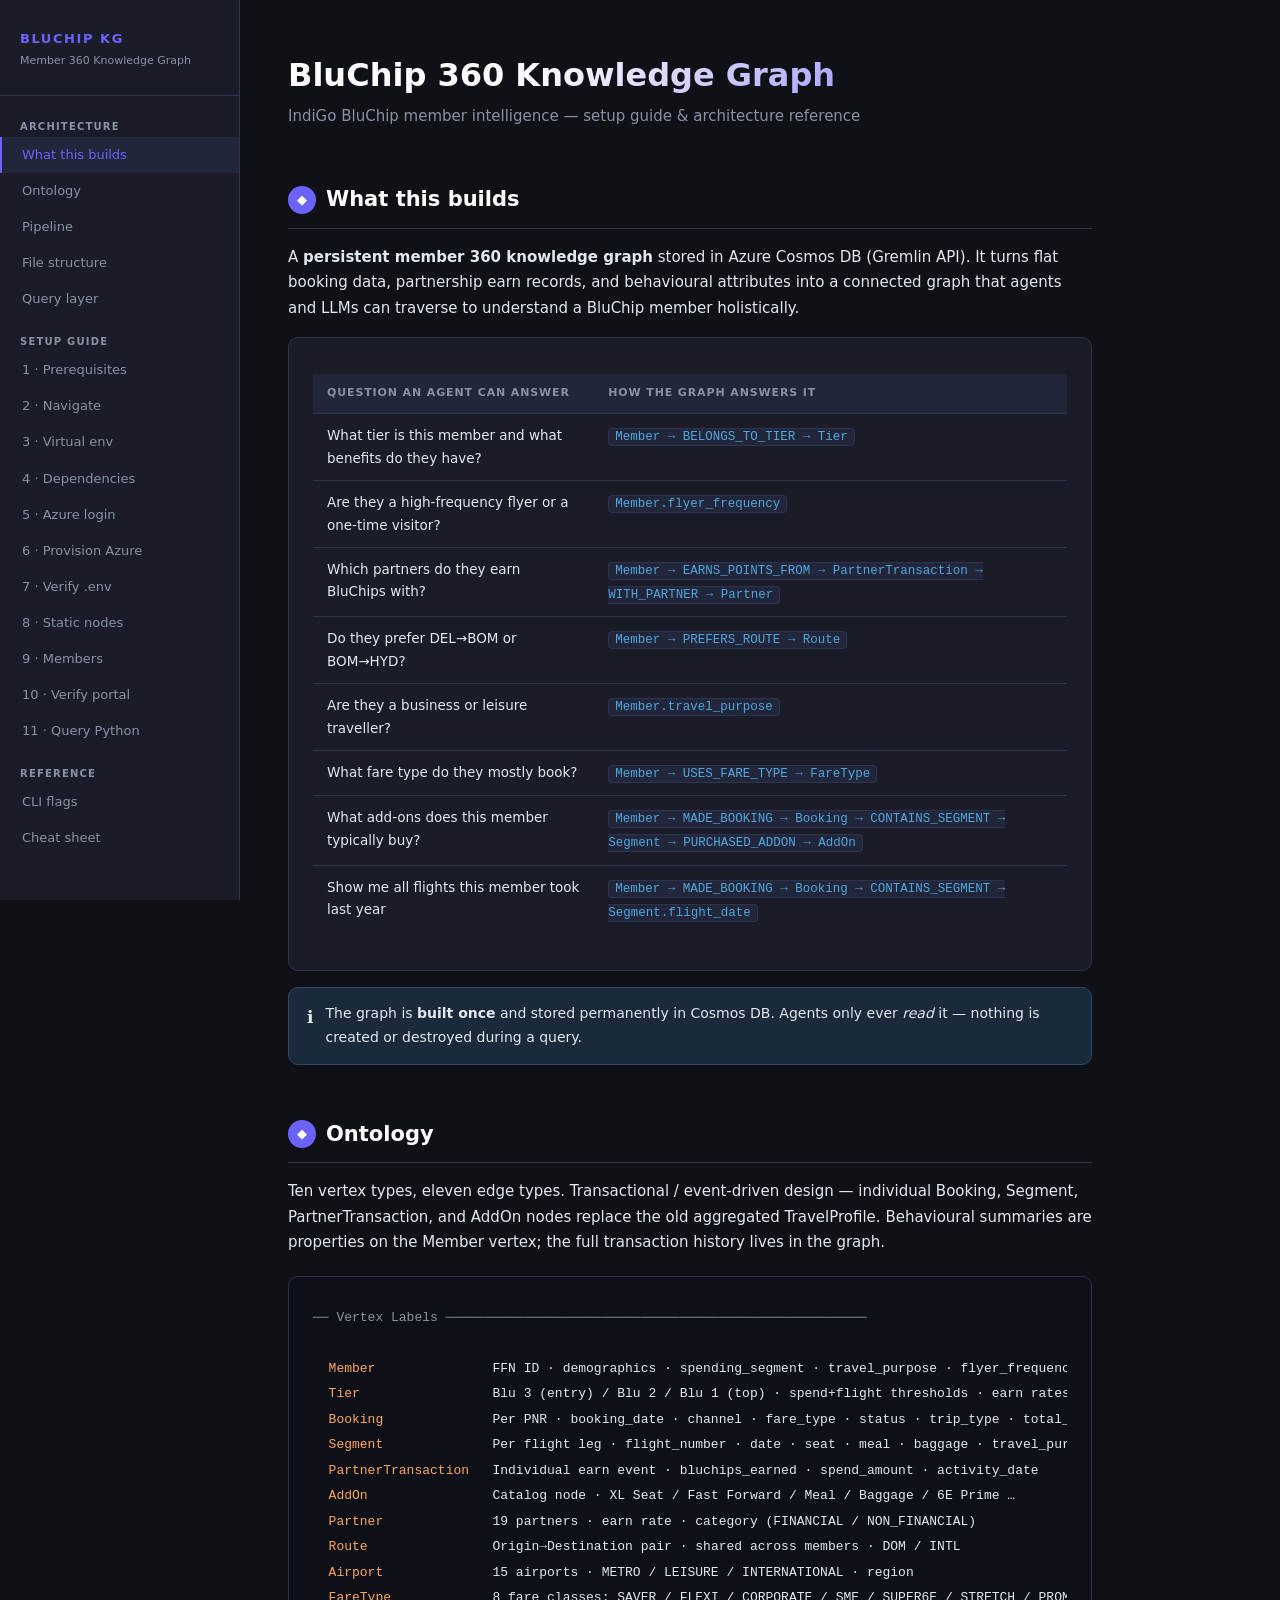
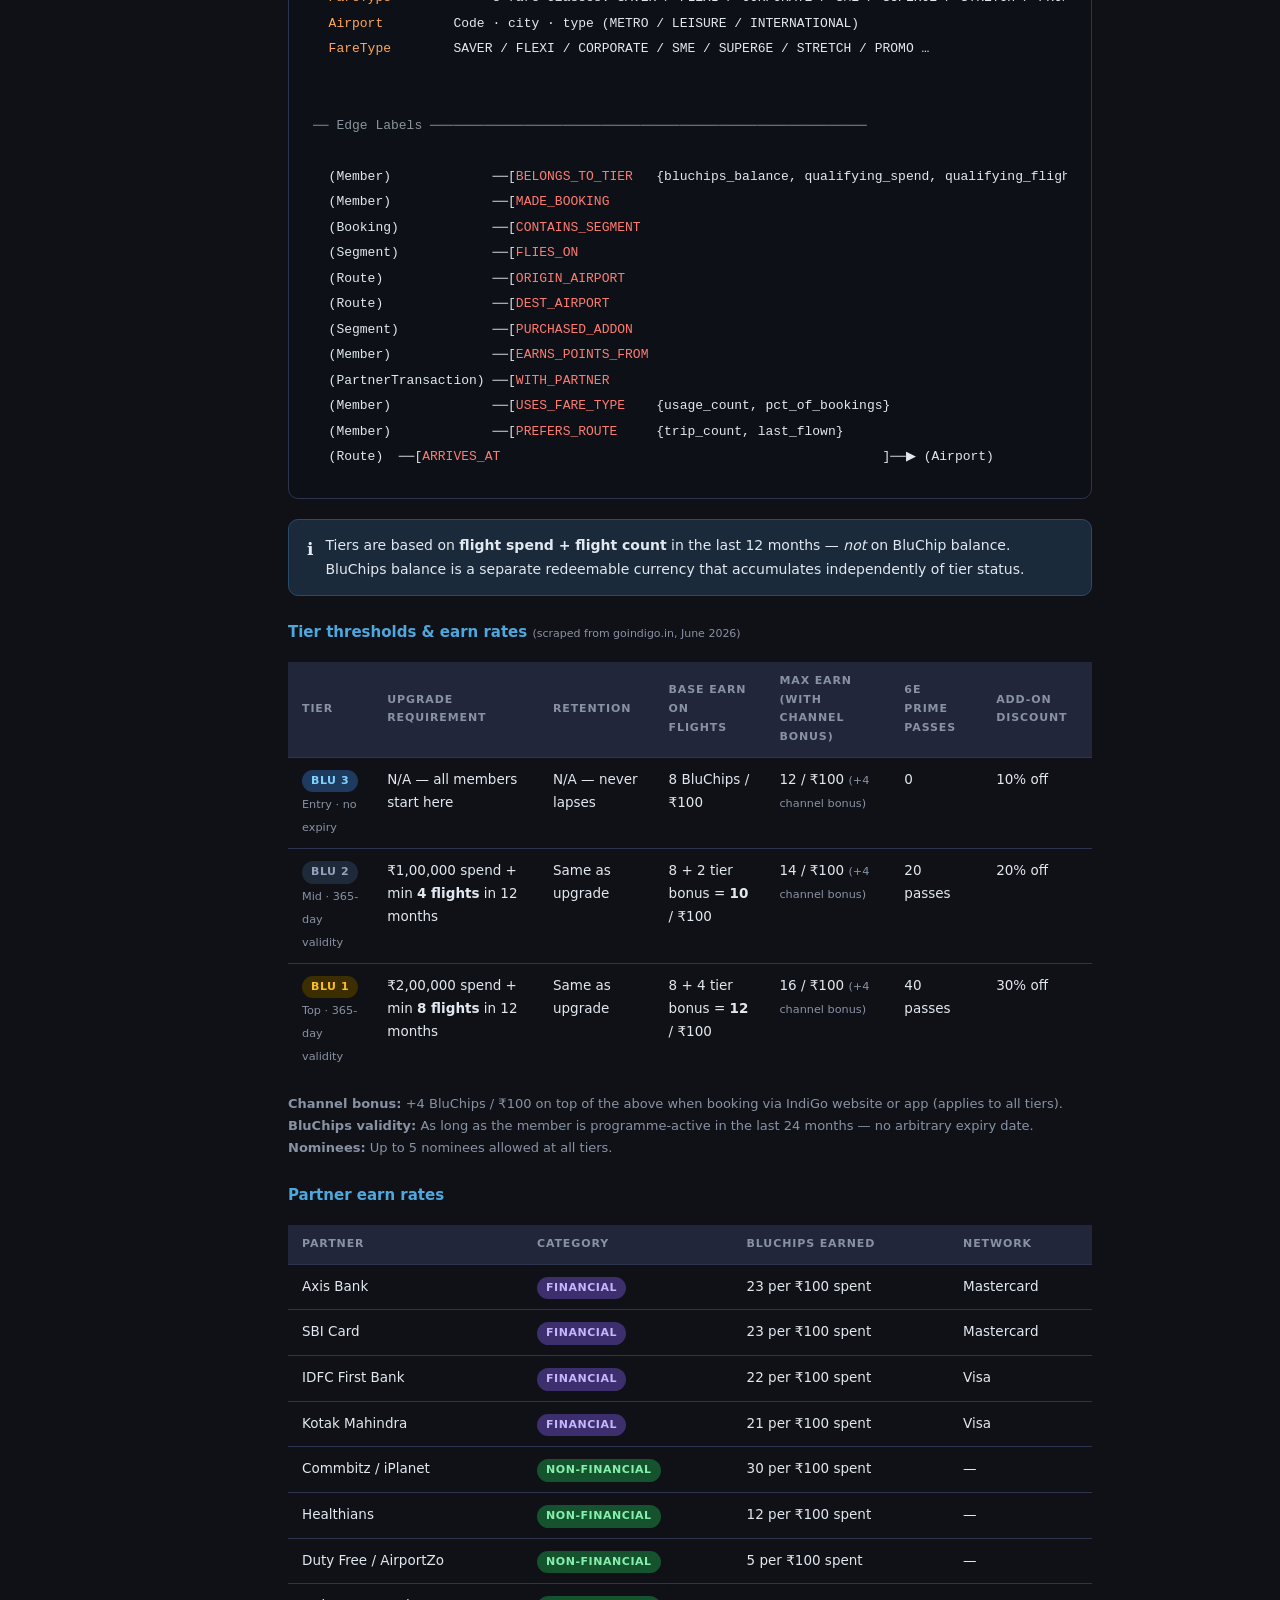
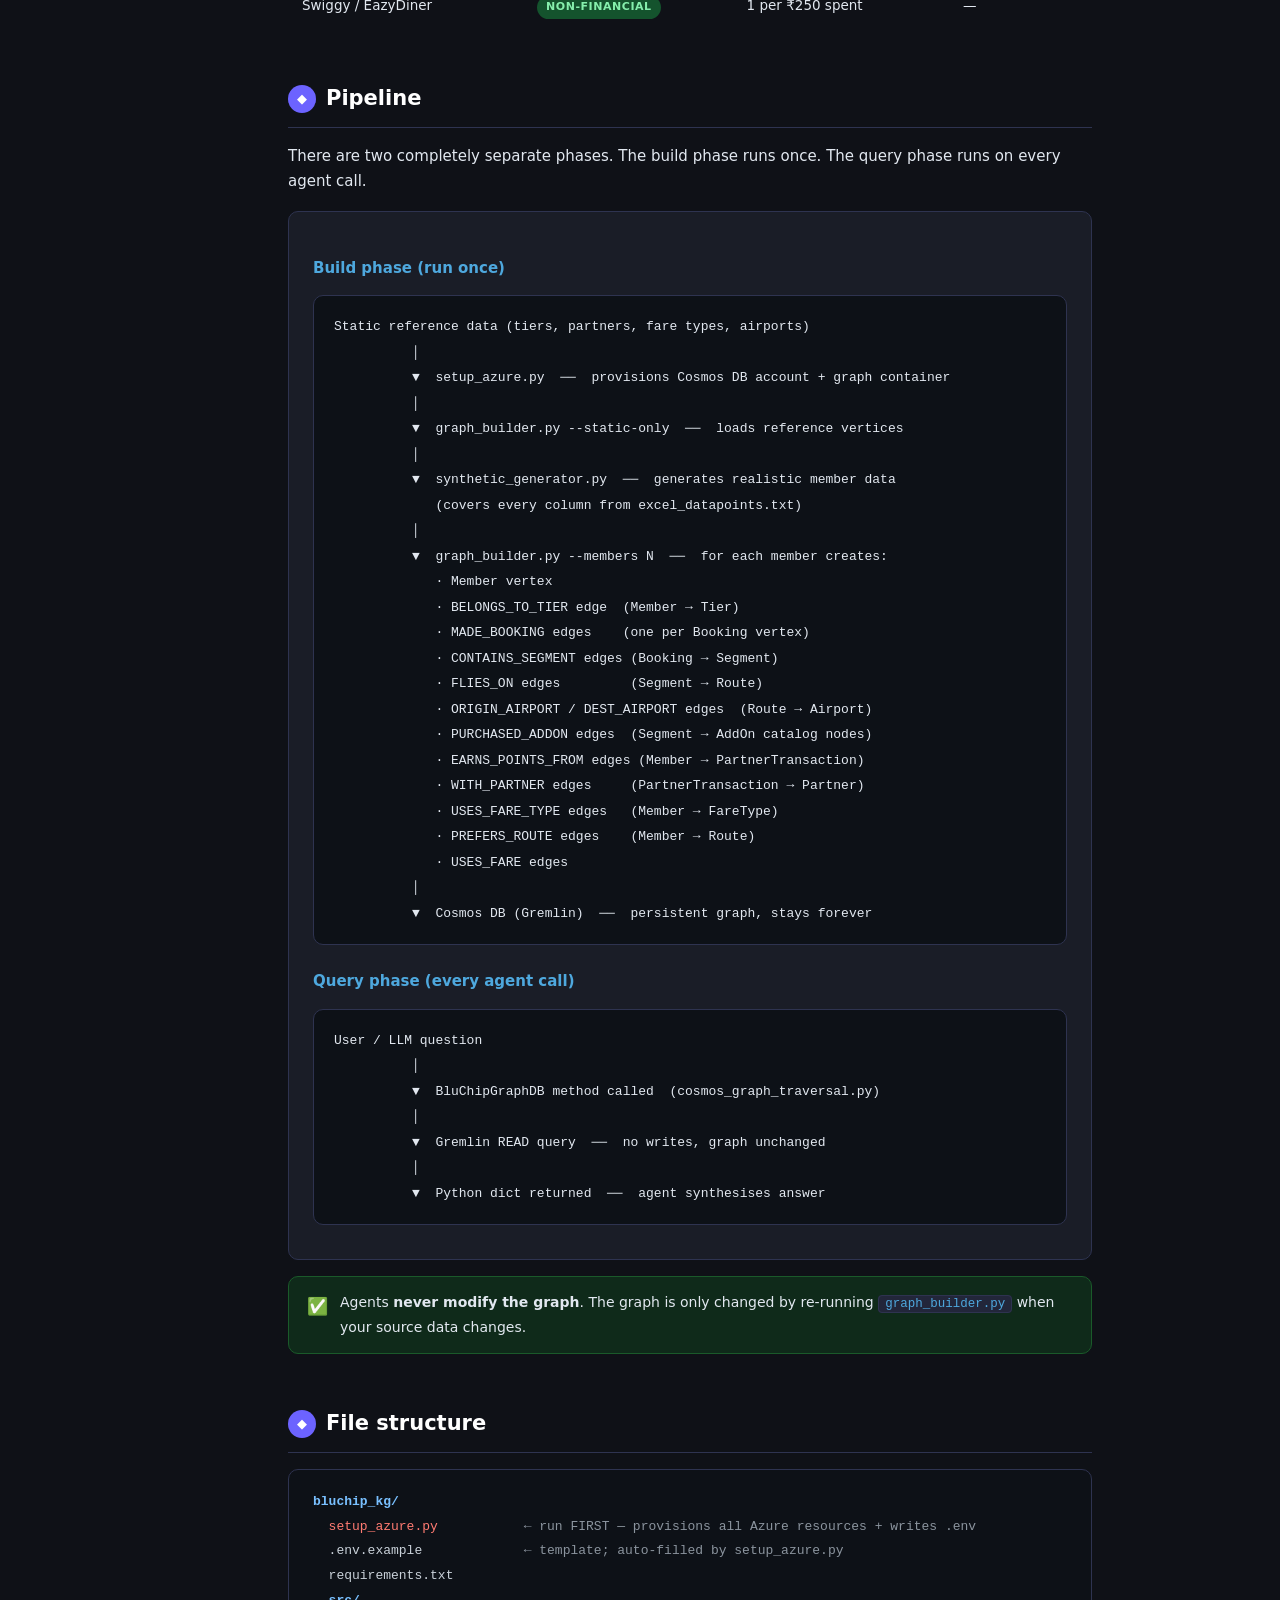
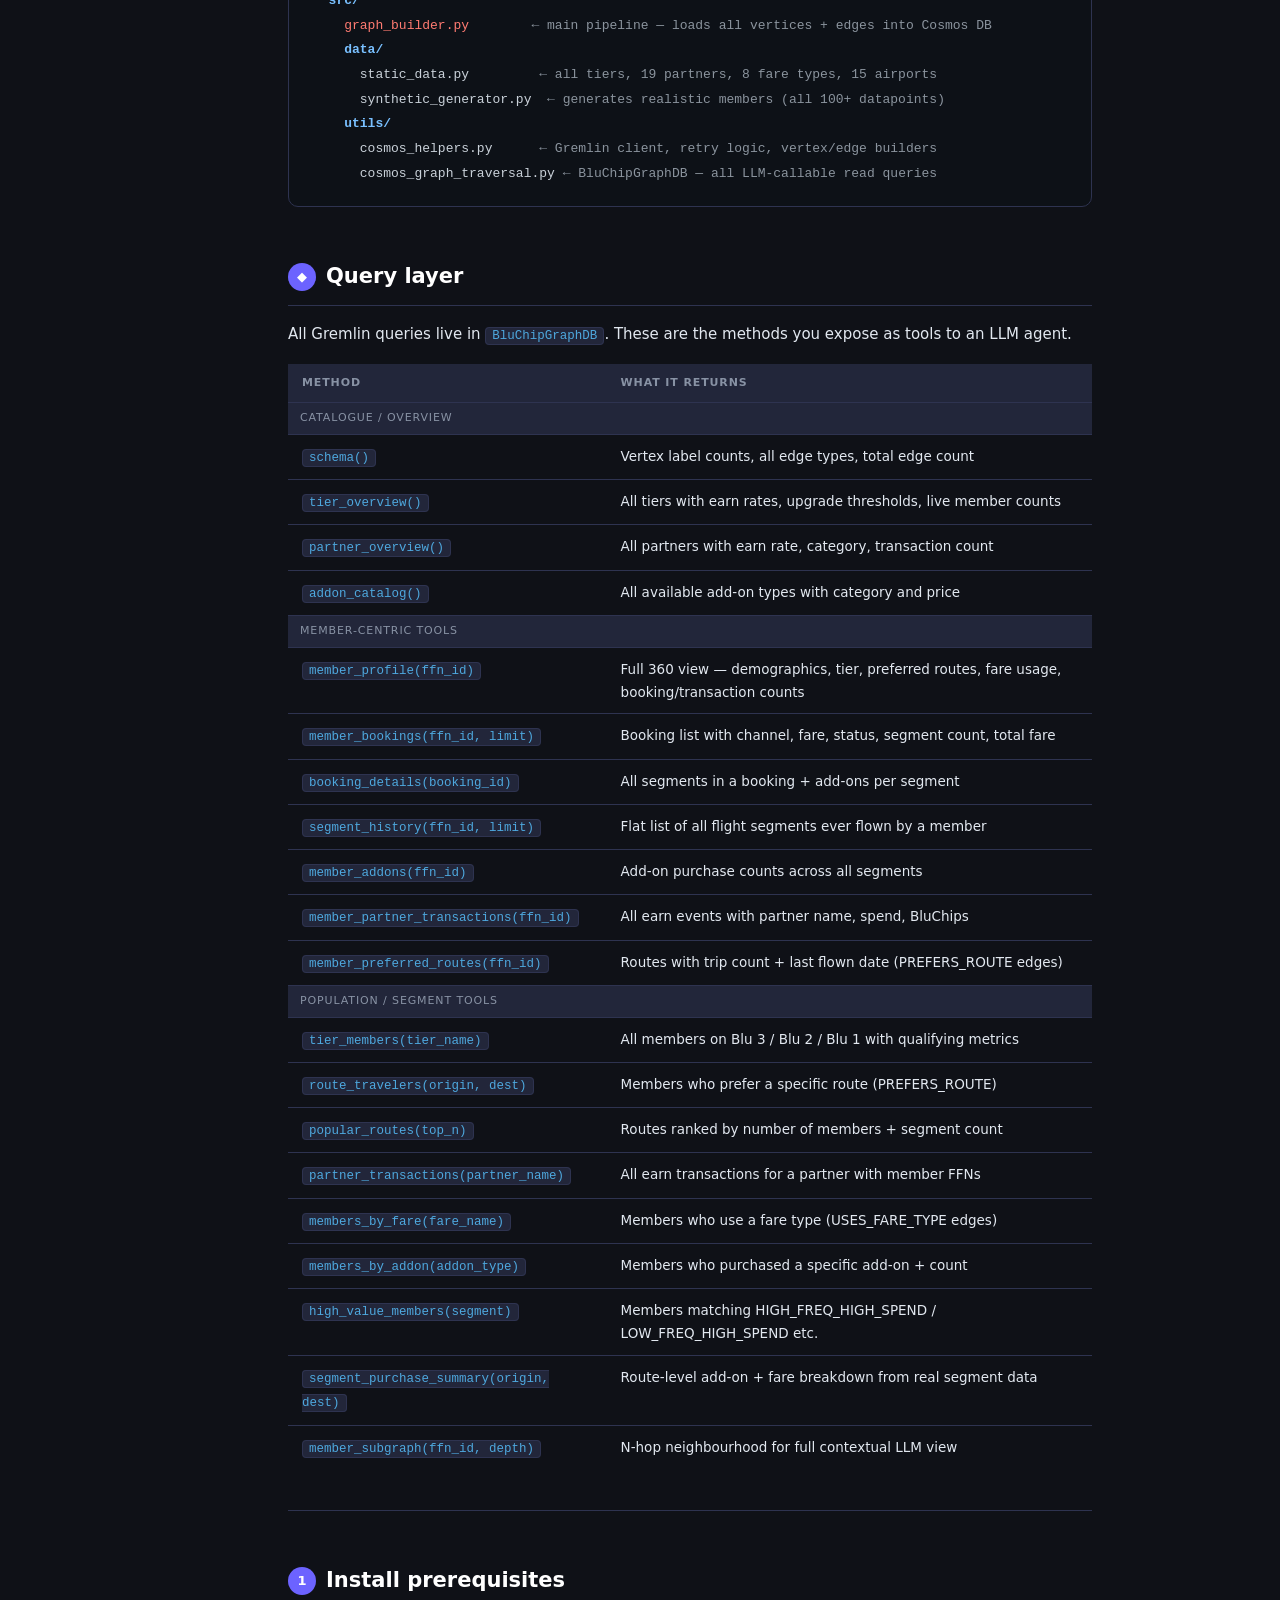
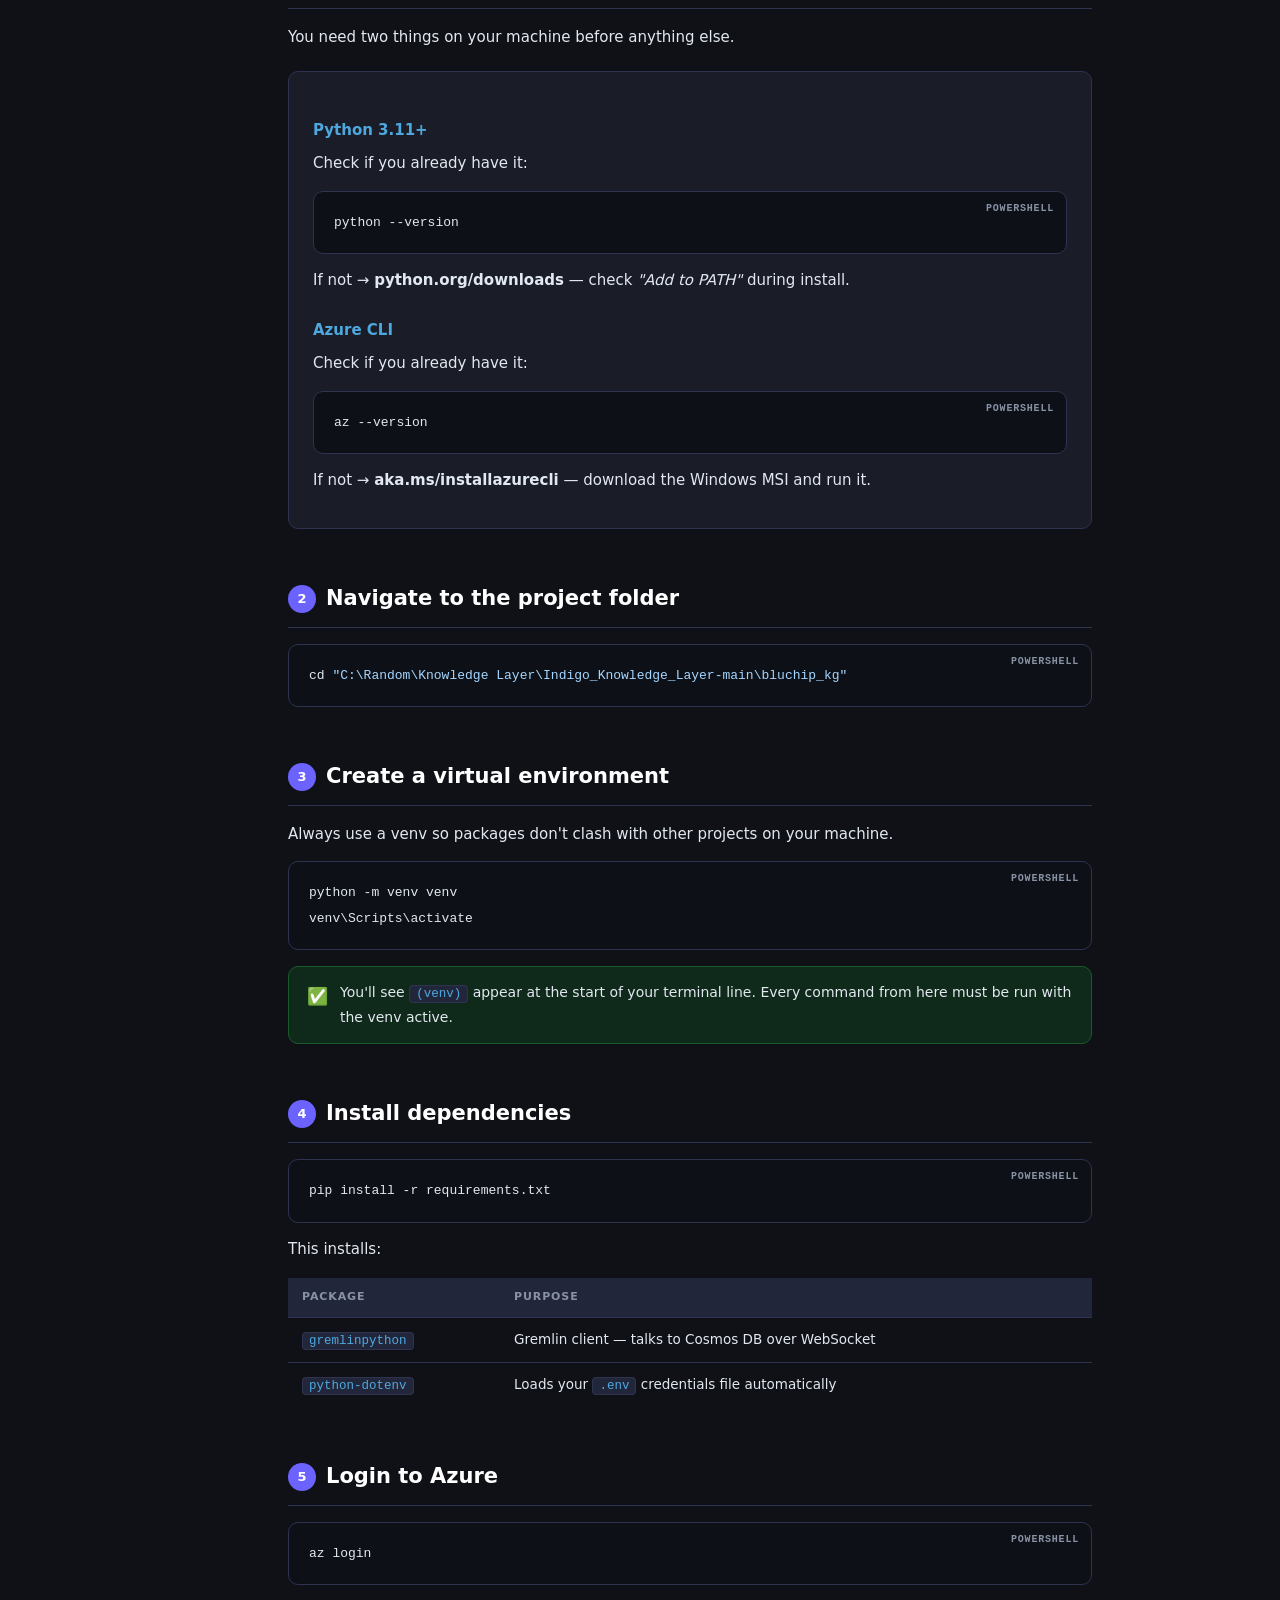
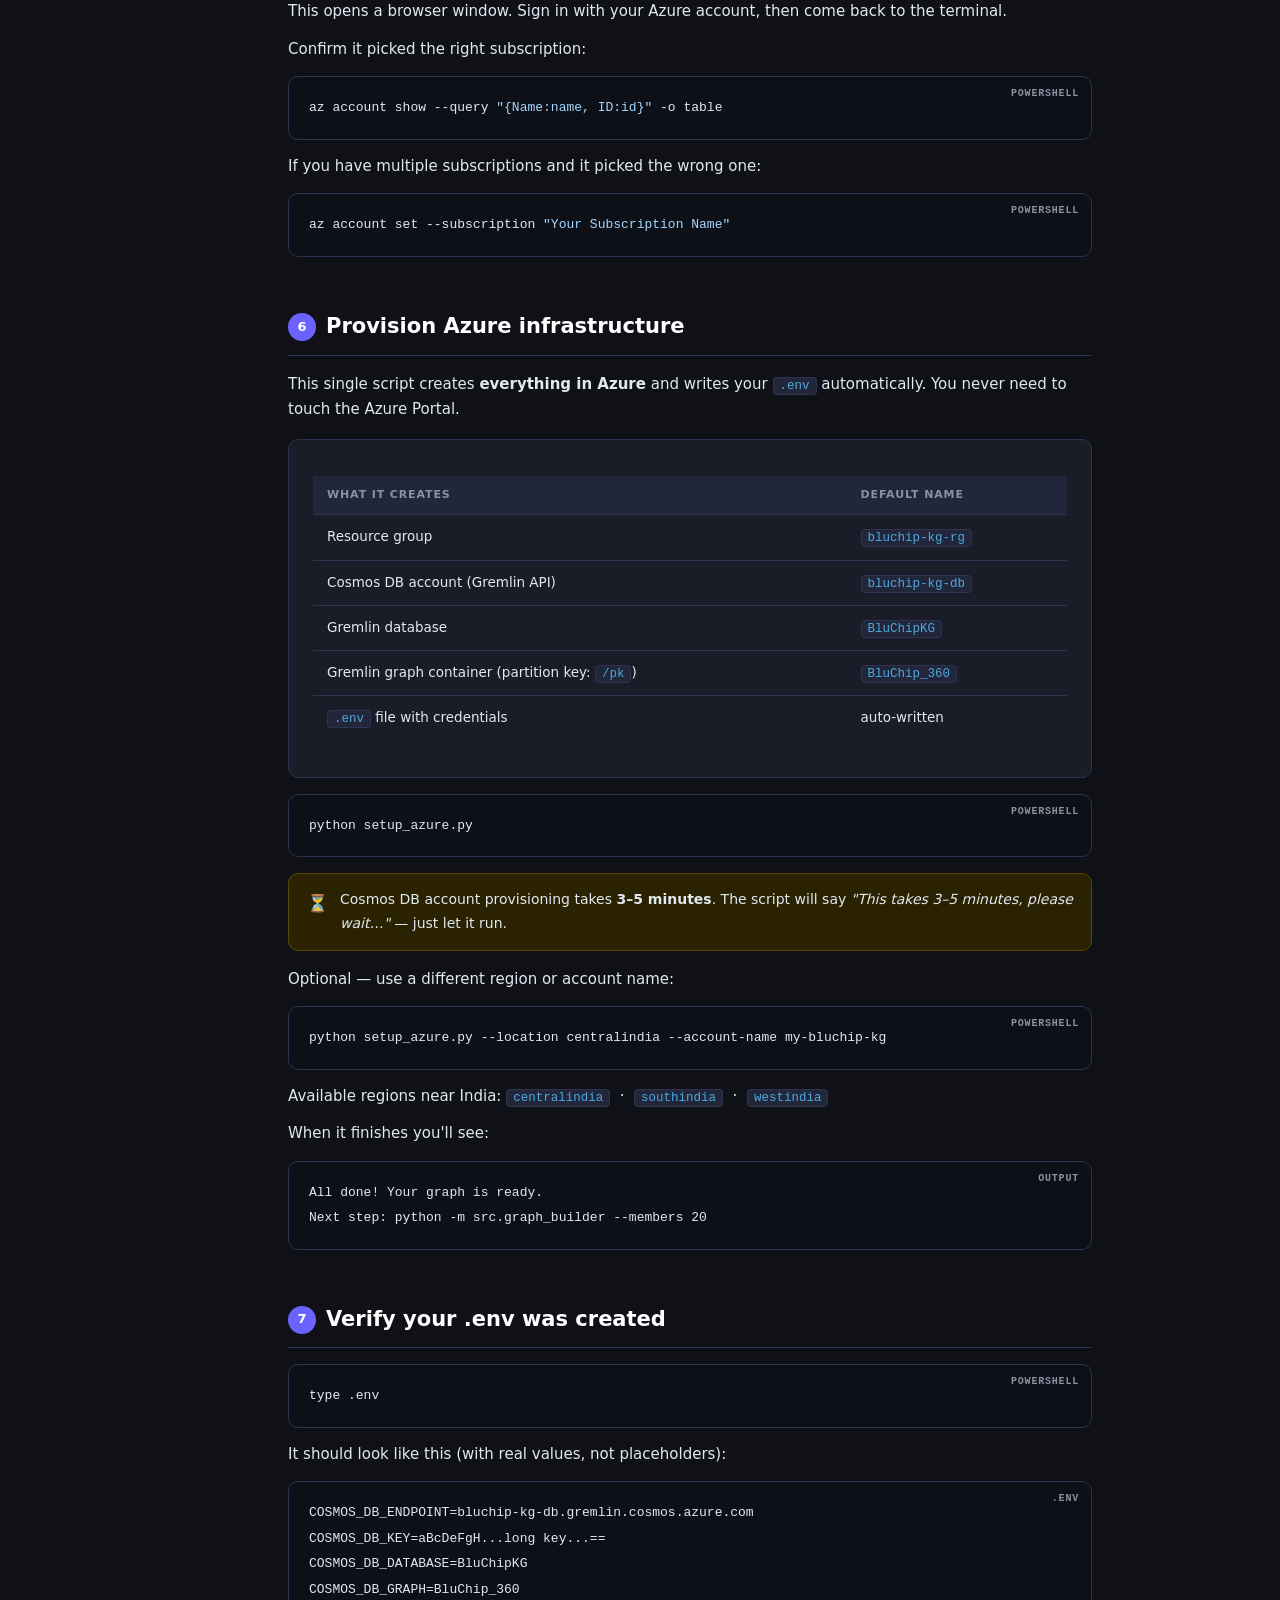
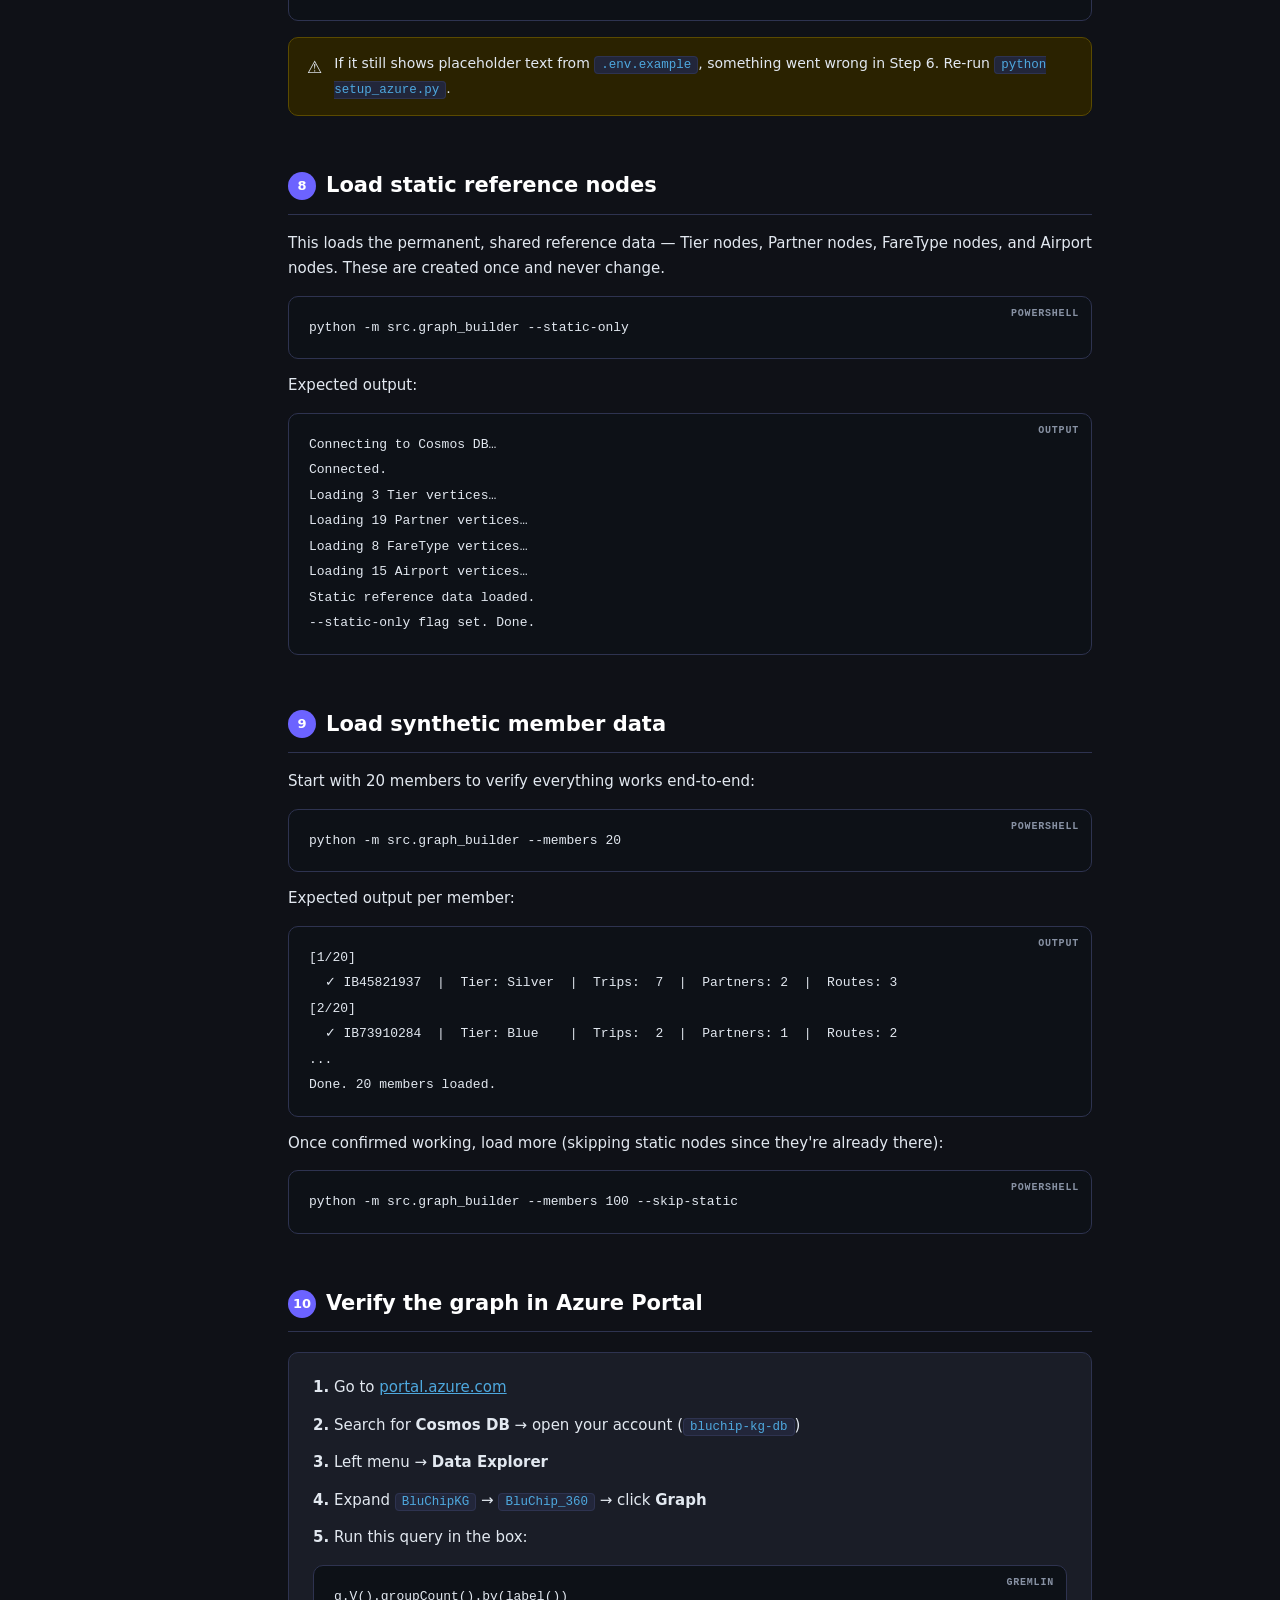
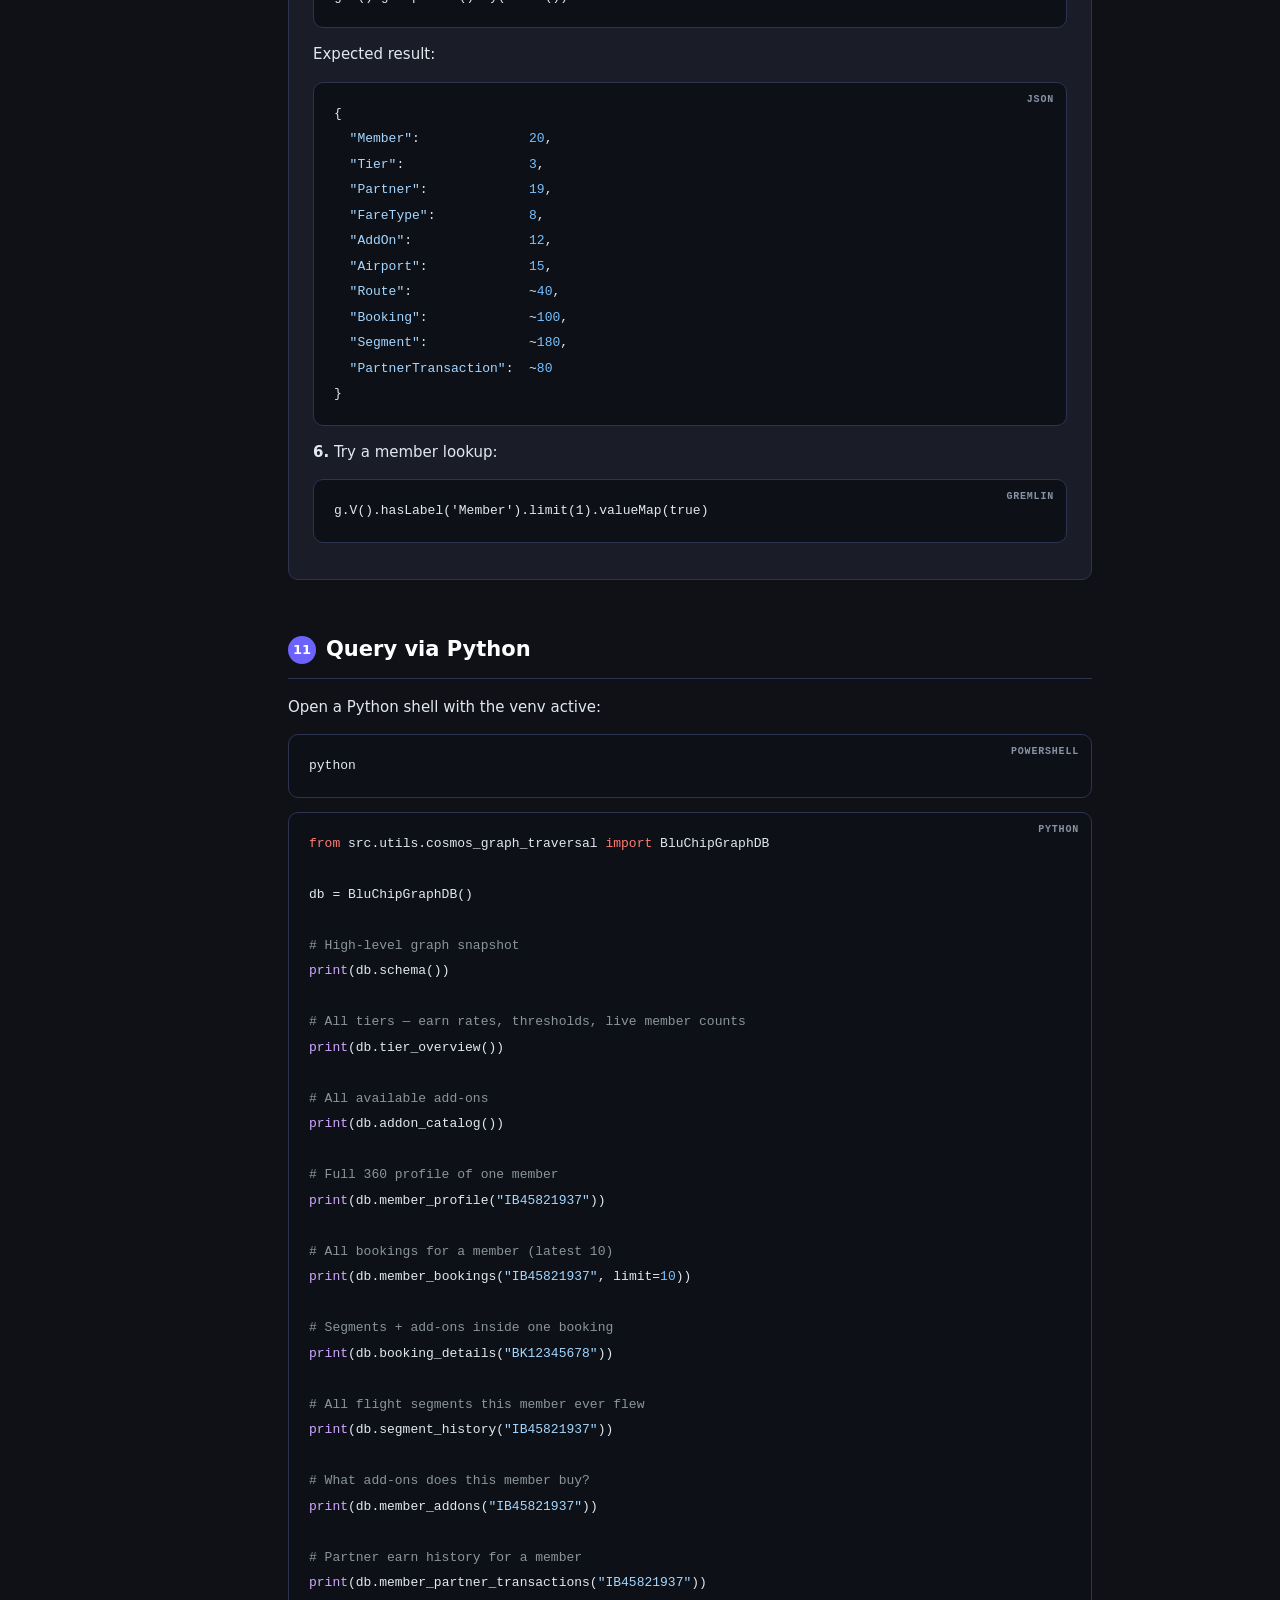
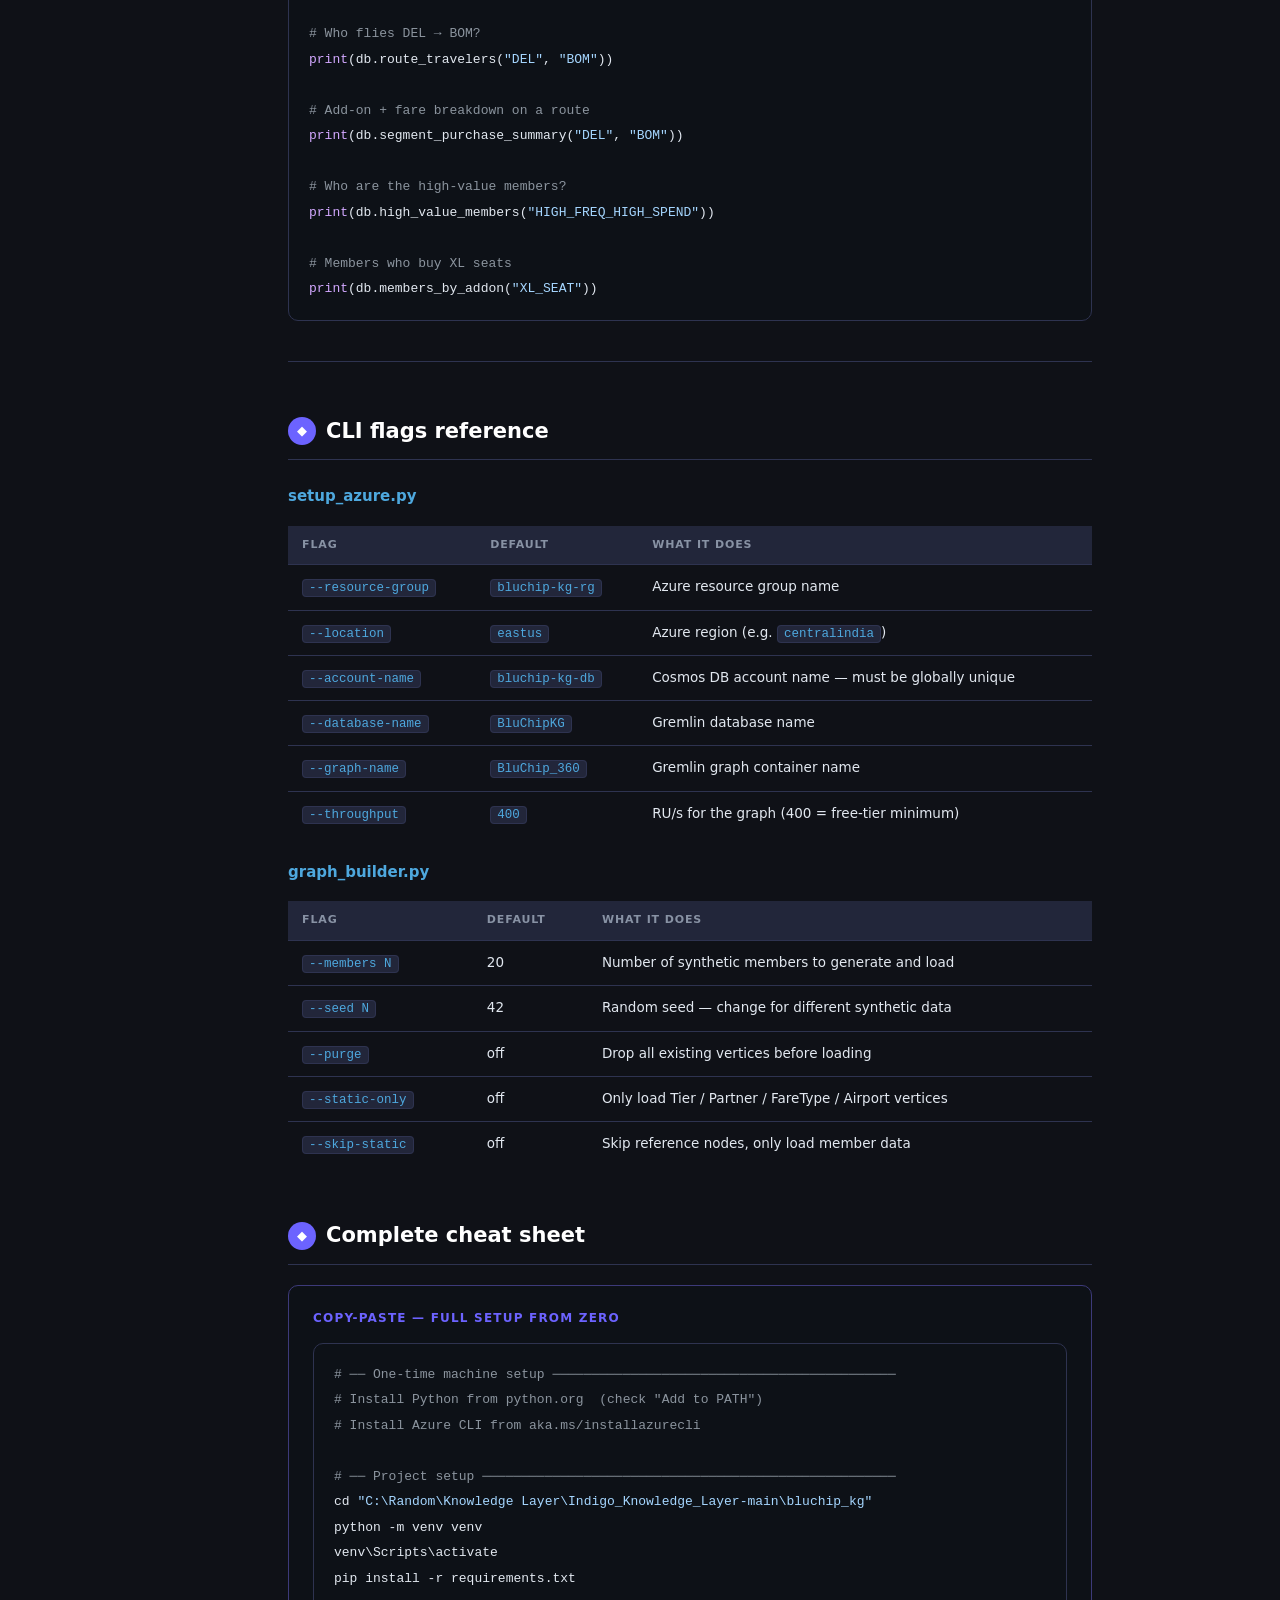
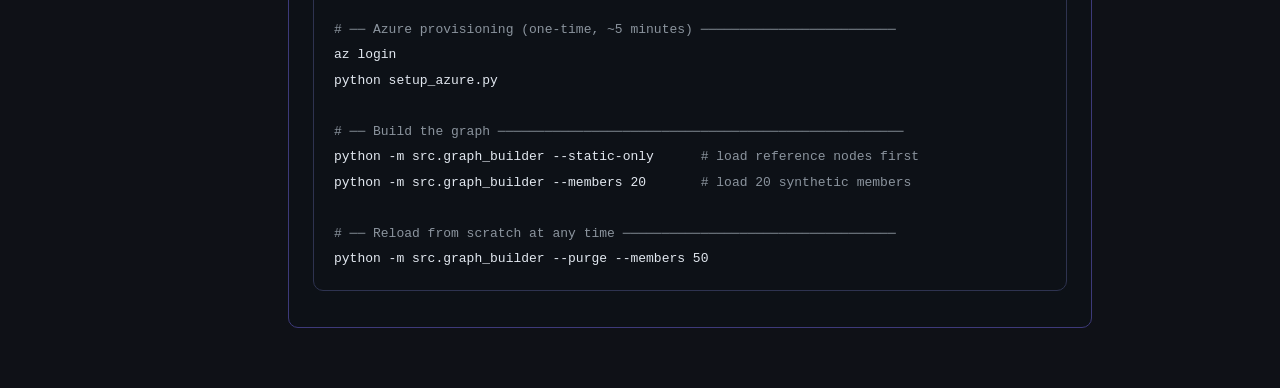
<file: bluchip_kg/GUIDE.html>
<!DOCTYPE html>
<html lang="en">
<head>
<meta charset="UTF-8" />
<meta name="viewport" content="width=device-width, initial-scale=1.0" />
<title>BluChip 360 KG — Setup Guide</title>
<style>
  /* ── Reset & base ─────────────────────────────────────────────────────── */
  *, *::before, *::after { box-sizing: border-box; margin: 0; padding: 0; }

  :root {
    --bg:         #0f1117;
    --surface:    #1a1d27;
    --surface2:   #22263a;
    --border:     #2e3350;
    --indigo:     #6c63ff;
    --indigo-dim: #3d3a7a;
    --blue:       #4ea8de;
    --green:      #4ade80;
    --yellow:     #fbbf24;
    --red:        #f87171;
    --text:       #e2e8f0;
    --muted:      #8892a4;
    --code-bg:    #0d1117;
    --radius:     10px;
  }

  html { scroll-behavior: smooth; }

  body {
    background: var(--bg);
    color: var(--text);
    font-family: 'Segoe UI', system-ui, -apple-system, sans-serif;
    font-size: 15px;
    line-height: 1.7;
  }

  /* ── Layout ───────────────────────────────────────────────────────────── */
  .page { display: flex; min-height: 100vh; }

  /* Sidebar */
  .sidebar {
    position: fixed;
    top: 0; left: 0;
    width: 240px;
    height: 100vh;
    background: var(--surface);
    border-right: 1px solid var(--border);
    padding: 28px 0;
    overflow-y: auto;
    z-index: 100;
  }

  .sidebar-logo {
    padding: 0 20px 24px;
    border-bottom: 1px solid var(--border);
    margin-bottom: 16px;
  }
  .sidebar-logo .brand {
    font-size: 13px;
    font-weight: 700;
    letter-spacing: 0.12em;
    text-transform: uppercase;
    color: var(--indigo);
  }
  .sidebar-logo .sub {
    font-size: 11px;
    color: var(--muted);
    margin-top: 2px;
  }

  .nav-section {
    padding: 6px 20px 2px;
    font-size: 10px;
    font-weight: 700;
    letter-spacing: 0.12em;
    text-transform: uppercase;
    color: var(--muted);
    margin-top: 10px;
  }

  .sidebar a {
    display: block;
    padding: 7px 20px;
    font-size: 13px;
    color: var(--muted);
    text-decoration: none;
    border-left: 2px solid transparent;
    transition: all 0.15s;
  }
  .sidebar a:hover { color: var(--text); background: var(--surface2); }
  .sidebar a.active { color: var(--indigo); border-left-color: var(--indigo); background: var(--surface2); }

  /* Main content */
  .main {
    margin-left: 240px;
    flex: 1;
    max-width: 900px;
    padding: 56px 48px 100px;
  }

  /* ── Typography ───────────────────────────────────────────────────────── */
  h1 {
    font-size: 32px;
    font-weight: 800;
    line-height: 1.2;
    margin-bottom: 10px;
    background: linear-gradient(135deg, #fff 30%, var(--indigo));
    -webkit-background-clip: text;
    -webkit-text-fill-color: transparent;
    background-clip: text;
  }

  .hero-sub {
    color: var(--muted);
    font-size: 15px;
    margin-bottom: 40px;
  }

  h2 {
    font-size: 21px;
    font-weight: 700;
    color: #fff;
    margin: 52px 0 16px;
    padding-bottom: 10px;
    border-bottom: 1px solid var(--border);
    display: flex;
    align-items: center;
    gap: 10px;
  }
  h2 .section-num {
    display: inline-flex;
    align-items: center;
    justify-content: center;
    width: 28px; height: 28px;
    background: var(--indigo);
    border-radius: 50%;
    font-size: 13px;
    font-weight: 800;
    color: #fff;
    flex-shrink: 0;
    -webkit-text-fill-color: #fff;
  }

  h3 {
    font-size: 15px;
    font-weight: 700;
    color: var(--blue);
    margin: 24px 0 8px;
  }

  p { margin-bottom: 12px; color: var(--text); }

  /* ── Code blocks ──────────────────────────────────────────────────────── */
  pre {
    background: var(--code-bg);
    border: 1px solid var(--border);
    border-radius: var(--radius);
    padding: 18px 20px;
    overflow-x: auto;
    margin: 14px 0;
    position: relative;
  }

  pre code {
    font-family: 'Cascadia Code', 'Fira Code', 'Consolas', monospace;
    font-size: 13px;
    line-height: 1.6;
    color: #c9d1d9;
  }

  .lang-tag {
    position: absolute;
    top: 8px; right: 12px;
    font-size: 10px;
    font-weight: 700;
    letter-spacing: 0.08em;
    text-transform: uppercase;
    color: var(--muted);
    font-family: monospace;
  }

  /* Inline code */
  code {
    background: var(--surface2);
    border: 1px solid var(--border);
    border-radius: 4px;
    padding: 1px 6px;
    font-family: 'Cascadia Code', 'Fira Code', 'Consolas', monospace;
    font-size: 12.5px;
    color: var(--blue);
  }
  pre code { background: none; border: none; padding: 0; color: inherit; }

  /* Syntax colouring (manual) */
  .kw  { color: #ff7b72; }
  .cm  { color: #8b949e; }
  .st  { color: #a5d6ff; }
  .fn  { color: #d2a8ff; }
  .nu  { color: #79c0ff; }
  .op  { color: #ffa657; }

  /* ── Cards / callouts ─────────────────────────────────────────────────── */
  .card {
    background: var(--surface);
    border: 1px solid var(--border);
    border-radius: var(--radius);
    padding: 20px 24px;
    margin: 16px 0;
  }

  .callout {
    border-radius: var(--radius);
    padding: 14px 18px;
    margin: 16px 0;
    display: flex;
    gap: 12px;
    align-items: flex-start;
    font-size: 14px;
  }
  .callout-icon { font-size: 17px; flex-shrink: 0; margin-top: 1px; }
  .callout.info  { background: #1a2a3a; border: 1px solid #2a4a6a; }
  .callout.warn  { background: #2a2200; border: 1px solid #5a4a00; }
  .callout.tip   { background: #0f2a1a; border: 1px solid #1a5a2a; }

  /* ── Tables ───────────────────────────────────────────────────────────── */
  table {
    width: 100%;
    border-collapse: collapse;
    margin: 16px 0;
    font-size: 13.5px;
  }
  th {
    background: var(--surface2);
    color: var(--muted);
    font-weight: 700;
    font-size: 11px;
    letter-spacing: 0.08em;
    text-transform: uppercase;
    padding: 10px 14px;
    text-align: left;
    border-bottom: 1px solid var(--border);
  }
  td {
    padding: 10px 14px;
    border-bottom: 1px solid var(--border);
    vertical-align: top;
  }
  tr:last-child td { border-bottom: none; }
  tr:hover td { background: var(--surface); }

  /* ── Badges ───────────────────────────────────────────────────────────── */
  .badge {
    display: inline-block;
    padding: 2px 9px;
    border-radius: 20px;
    font-size: 11px;
    font-weight: 700;
    letter-spacing: 0.05em;
    text-transform: uppercase;
  }
  .badge-purple  { background: #3d2e6e; color: #c4b5fd; }
  .badge-blue    { background: #1e3a5f; color: #7dd3fc; }
  .badge-green   { background: #14532d; color: #86efac; }
  .badge-yellow  { background: #451a03; color: #fcd34d; }
  .badge-gold    { background: #3d2e00; color: #fbbf24; }
  .badge-silver  { background: #1e2a3a; color: #94a3b8; }

  /* ── Graph diagram ────────────────────────────────────────────────────── */
  .ontology-diagram {
    background: var(--code-bg);
    border: 1px solid var(--border);
    border-radius: var(--radius);
    padding: 28px 24px;
    margin: 20px 0;
    overflow-x: auto;
  }
  .ontology-diagram pre {
    background: none;
    border: none;
    padding: 0;
    margin: 0;
  }

  /* ── File tree ────────────────────────────────────────────────────────── */
  .filetree {
    background: var(--code-bg);
    border: 1px solid var(--border);
    border-radius: var(--radius);
    padding: 20px 24px;
    font-family: 'Cascadia Code', 'Fira Code', 'Consolas', monospace;
    font-size: 13px;
    line-height: 1.9;
    margin: 16px 0;
  }
  .ft-dir   { color: #79c0ff; font-weight: 700; }
  .ft-file  { color: #c9d1d9; }
  .ft-note  { color: #8b949e; }
  .ft-entry { color: #ff7b72; }

  /* ── Step indicator ───────────────────────────────────────────────────── */
  .step-header {
    display: flex;
    align-items: center;
    gap: 14px;
    margin-bottom: 12px;
  }
  .step-badge {
    display: inline-flex;
    align-items: center;
    justify-content: center;
    min-width: 36px; height: 36px;
    background: linear-gradient(135deg, var(--indigo), #9b8cff);
    border-radius: 8px;
    font-size: 14px;
    font-weight: 800;
    color: #fff;
    flex-shrink: 0;
  }
  .step-title { font-size: 17px; font-weight: 700; color: #fff; }
  .step-sub   { font-size: 12px; color: var(--muted); margin-top: 1px; }

  .step-block {
    background: var(--surface);
    border: 1px solid var(--border);
    border-radius: var(--radius);
    padding: 22px 24px;
    margin: 20px 0;
  }

  /* ── Cheat sheet ──────────────────────────────────────────────────────── */
  .cheatsheet {
    background: var(--code-bg);
    border: 1px solid var(--indigo-dim);
    border-radius: var(--radius);
    padding: 22px 24px;
    margin: 20px 0;
  }
  .cheatsheet-title {
    font-size: 12px;
    font-weight: 700;
    letter-spacing: 0.1em;
    text-transform: uppercase;
    color: var(--indigo);
    margin-bottom: 14px;
  }

  /* ── Divider ──────────────────────────────────────────────────────────── */
  hr {
    border: none;
    border-top: 1px solid var(--border);
    margin: 40px 0;
  }

  /* ── Scrollbar ────────────────────────────────────────────────────────── */
  ::-webkit-scrollbar { width: 6px; height: 6px; }
  ::-webkit-scrollbar-track { background: var(--bg); }
  ::-webkit-scrollbar-thumb { background: var(--border); border-radius: 3px; }
</style>
</head>
<body>

<!-- ═══════════════════════  SIDEBAR  ═══════════════════════════════════════ -->
<nav class="sidebar">
  <div class="sidebar-logo">
    <div class="brand">BluChip KG</div>
    <div class="sub">Member 360 Knowledge Graph</div>
  </div>

  <div class="nav-section">Architecture</div>
  <a href="#overview">What this builds</a>
  <a href="#ontology">Ontology</a>
  <a href="#pipeline">Pipeline</a>
  <a href="#files">File structure</a>
  <a href="#queries">Query layer</a>

  <div class="nav-section">Setup Guide</div>
  <a href="#step1">1 · Prerequisites</a>
  <a href="#step2">2 · Navigate</a>
  <a href="#step3">3 · Virtual env</a>
  <a href="#step4">4 · Dependencies</a>
  <a href="#step5">5 · Azure login</a>
  <a href="#step6">6 · Provision Azure</a>
  <a href="#step7">7 · Verify .env</a>
  <a href="#step8">8 · Static nodes</a>
  <a href="#step9">9 · Members</a>
  <a href="#step10">10 · Verify portal</a>
  <a href="#step11">11 · Query Python</a>

  <div class="nav-section">Reference</div>
  <a href="#flags">CLI flags</a>
  <a href="#cheatsheet">Cheat sheet</a>
</nav>

<!-- ═══════════════════════  MAIN  ══════════════════════════════════════════ -->
<main class="main">

  <!-- Hero -->
  <h1>BluChip 360 Knowledge Graph</h1>
  <p class="hero-sub">
    IndiGo BluChip member intelligence — setup guide &amp; architecture reference
  </p>

  <!-- ──────────────────────────────────────────────────────────────────────
       SECTION: ARCHITECTURE
  ─────────────────────────────────────────────────────────────────────────── -->

  <h2 id="overview"><span class="section-num">◆</span> What this builds</h2>

  <p>
    A <strong>persistent member 360 knowledge graph</strong> stored in Azure Cosmos DB (Gremlin API).
    It turns flat booking data, partnership earn records, and behavioural attributes into a
    connected graph that agents and LLMs can traverse to understand a BluChip member holistically.
  </p>

  <div class="card">
    <table>
      <thead><tr><th>Question an agent can answer</th><th>How the graph answers it</th></tr></thead>
      <tbody>
        <tr><td>What tier is this member and what benefits do they have?</td><td><code>Member → BELONGS_TO_TIER → Tier</code></td></tr>
        <tr><td>Are they a high-frequency flyer or a one-time visitor?</td><td><code>Member.flyer_frequency</code></td></tr>
        <tr><td>Which partners do they earn BluChips with?</td><td><code>Member → EARNS_POINTS_FROM → PartnerTransaction → WITH_PARTNER → Partner</code></td></tr>
        <tr><td>Do they prefer DEL→BOM or BOM→HYD?</td><td><code>Member → PREFERS_ROUTE → Route</code></td></tr>
        <tr><td>Are they a business or leisure traveller?</td><td><code>Member.travel_purpose</code></td></tr>
        <tr><td>What fare type do they mostly book?</td><td><code>Member → USES_FARE_TYPE → FareType</code></td></tr>
        <tr><td>What add-ons does this member typically buy?</td><td><code>Member → MADE_BOOKING → Booking → CONTAINS_SEGMENT → Segment → PURCHASED_ADDON → AddOn</code></td></tr>
        <tr><td>Show me all flights this member took last year</td><td><code>Member → MADE_BOOKING → Booking → CONTAINS_SEGMENT → Segment.flight_date</code></td></tr>
      </tbody>
    </table>
  </div>

  <div class="callout info">
    <span class="callout-icon">ℹ️</span>
    <span>The graph is <strong>built once</strong> and stored permanently in Cosmos DB.
    Agents only ever <em>read</em> it — nothing is created or destroyed during a query.</span>
  </div>

  <!-- ── Ontology ────────────────────────────────────────────────────────── -->
  <h2 id="ontology"><span class="section-num">◆</span> Ontology</h2>

  <p>Ten vertex types, eleven edge types. Transactional / event-driven design — individual Booking, Segment, PartnerTransaction, and AddOn nodes replace the old aggregated TravelProfile. Behavioural summaries are properties on the Member vertex; the full transaction history lives in the graph.</p>

  <div class="ontology-diagram">
    <pre><code><span class="cm">── Vertex Labels ──────────────────────────────────────────────────────</span>

  <span class="op">Member</span>               FFN ID · demographics · spending_segment · travel_purpose · flyer_frequency
  <span class="op">Tier</span>                 Blu 3 (entry) / Blu 2 / Blu 1 (top) · spend+flight thresholds · earn rates · perks
  <span class="op">Booking</span>              Per PNR · booking_date · channel · fare_type · status · trip_type · total_fare
  <span class="op">Segment</span>              Per flight leg · flight_number · date · seat · meal · baggage · travel_purpose
  <span class="op">PartnerTransaction</span>   Individual earn event · bluchips_earned · spend_amount · activity_date
  <span class="op">AddOn</span>                Catalog node · XL Seat / Fast Forward / Meal / Baggage / 6E Prime …
  <span class="op">Partner</span>              19 partners · earn rate · category (FINANCIAL / NON_FINANCIAL)
  <span class="op">Route</span>                Origin→Destination pair · shared across members · DOM / INTL
  <span class="op">Airport</span>              15 airports · METRO / LEISURE / INTERNATIONAL · region
  <span class="op">FareType</span>             8 fare classes: SAVER / FLEXI / CORPORATE / SME / SUPER6E / STRETCH / PROMO / RETURN_FAMILY
  <span class="op">Airport</span>         Code · city · type (METRO / LEISURE / INTERNATIONAL)
  <span class="op">FareType</span>        SAVER / FLEXI / CORPORATE / SME / SUPER6E / STRETCH / PROMO …


<span class="cm">── Edge Labels ────────────────────────────────────────────────────────</span>

  (Member)             ──[<span class="kw">BELONGS_TO_TIER</span>   {bluchips_balance, qualifying_spend, qualifying_flights, tier_since}]──▶ (Tier)
  (Member)             ──[<span class="kw">MADE_BOOKING</span>                                                                          ]──▶ (Booking)
  (Booking)            ──[<span class="kw">CONTAINS_SEGMENT</span>                                                                      ]──▶ (Segment)
  (Segment)            ──[<span class="kw">FLIES_ON</span>                                                                              ]──▶ (Route)
  (Route)              ──[<span class="kw">ORIGIN_AIRPORT</span>                                                                        ]──▶ (Airport)
  (Route)              ──[<span class="kw">DEST_AIRPORT</span>                                                                          ]──▶ (Airport)
  (Segment)            ──[<span class="kw">PURCHASED_ADDON</span>                                                                       ]──▶ (AddOn)
  (Member)             ──[<span class="kw">EARNS_POINTS_FROM</span>                                                                     ]──▶ (PartnerTransaction)
  (PartnerTransaction) ──[<span class="kw">WITH_PARTNER</span>                                                                          ]──▶ (Partner)
  (Member)             ──[<span class="kw">USES_FARE_TYPE</span>    {usage_count, pct_of_bookings}                                      ]──▶ (FareType)
  (Member)             ──[<span class="kw">PREFERS_ROUTE</span>     {trip_count, last_flown}                                            ]──▶ (Route)
  (Route)  ──[<span class="kw">ARRIVES_AT</span>                                                 ]──▶ (Airport)</code></pre>
  </div>

  <div class="callout info">
    <span class="callout-icon">ℹ️</span>
    <span>Tiers are based on <strong>flight spend + flight count</strong> in the last 12 months — <em>not</em> on BluChip balance.
    BluChips balance is a separate redeemable currency that accumulates independently of tier status.</span>
  </div>

  <h3>Tier thresholds &amp; earn rates <span style="font-size:11px;color:var(--muted);font-weight:400">(scraped from goindigo.in, June 2026)</span></h3>
  <table>
    <thead>
      <tr>
        <th>Tier</th>
        <th>Upgrade requirement</th>
        <th>Retention</th>
        <th>Base earn on flights</th>
        <th>Max earn (with channel bonus)</th>
        <th>6E Prime passes</th>
        <th>Add-on discount</th>
      </tr>
    </thead>
    <tbody>
      <tr>
        <td><span class="badge badge-blue">Blu 3</span><br><small style="color:var(--muted)">Entry · no expiry</small></td>
        <td>N/A — all members start here</td>
        <td>N/A — never lapses</td>
        <td>8 BluChips / ₹100</td>
        <td>12 / ₹100 <small style="color:var(--muted)">(+4 channel bonus)</small></td>
        <td>0</td>
        <td>10% off</td>
      </tr>
      <tr>
        <td><span class="badge badge-silver">Blu 2</span><br><small style="color:var(--muted)">Mid · 365-day validity</small></td>
        <td>₹1,00,000 spend + min <strong>4 flights</strong> in 12 months</td>
        <td>Same as upgrade</td>
        <td>8 + 2 tier bonus = <strong>10</strong> / ₹100</td>
        <td>14 / ₹100 <small style="color:var(--muted)">(+4 channel bonus)</small></td>
        <td>20 passes</td>
        <td>20% off</td>
      </tr>
      <tr>
        <td><span class="badge badge-gold">Blu 1</span><br><small style="color:var(--muted)">Top · 365-day validity</small></td>
        <td>₹2,00,000 spend + min <strong>8 flights</strong> in 12 months</td>
        <td>Same as upgrade</td>
        <td>8 + 4 tier bonus = <strong>12</strong> / ₹100</td>
        <td>16 / ₹100 <small style="color:var(--muted)">(+4 channel bonus)</small></td>
        <td>40 passes</td>
        <td>30% off</td>
      </tr>
    </tbody>
  </table>

  <p style="font-size:13px;color:var(--muted)">
    <strong>Channel bonus:</strong> +4 BluChips / ₹100 on top of the above when booking via IndiGo website or app (applies to all tiers).<br>
    <strong>BluChips validity:</strong> As long as the member is programme-active in the last 24 months — no arbitrary expiry date.<br>
    <strong>Nominees:</strong> Up to 5 nominees allowed at all tiers.
  </p>

  <h3>Partner earn rates</h3>
  <table>
    <thead><tr><th>Partner</th><th>Category</th><th>BluChips earned</th><th>Network</th></tr></thead>
    <tbody>
      <tr><td>Axis Bank</td><td><span class="badge badge-purple">Financial</span></td><td>23 per ₹100 spent</td><td>Mastercard</td></tr>
      <tr><td>SBI Card</td><td><span class="badge badge-purple">Financial</span></td><td>23 per ₹100 spent</td><td>Mastercard</td></tr>
      <tr><td>IDFC First Bank</td><td><span class="badge badge-purple">Financial</span></td><td>22 per ₹100 spent</td><td>Visa</td></tr>
      <tr><td>Kotak Mahindra</td><td><span class="badge badge-purple">Financial</span></td><td>21 per ₹100 spent</td><td>Visa</td></tr>
      <tr><td>Commbitz / iPlanet</td><td><span class="badge badge-green">Non-Financial</span></td><td>30 per ₹100 spent</td><td>—</td></tr>
      <tr><td>Healthians</td><td><span class="badge badge-green">Non-Financial</span></td><td>12 per ₹100 spent</td><td>—</td></tr>
      <tr><td>Duty Free / AirportZo</td><td><span class="badge badge-green">Non-Financial</span></td><td>5 per ₹100 spent</td><td>—</td></tr>
      <tr><td>Swiggy / EazyDiner</td><td><span class="badge badge-green">Non-Financial</span></td><td>1 per ₹250 spent</td><td>—</td></tr>
    </tbody>
  </table>

  <!-- ── Pipeline ───────────────────────────────────────────────────────── -->
  <h2 id="pipeline"><span class="section-num">◆</span> Pipeline</h2>

  <p>There are two completely separate phases. The build phase runs once. The query phase runs on every agent call.</p>

  <div class="card">
    <h3>Build phase (run once)</h3>
    <pre><code>Static reference data (tiers, partners, fare types, airports)
          │
          ▼  setup_azure.py  ──  provisions Cosmos DB account + graph container
          │
          ▼  graph_builder.py --static-only  ──  loads reference vertices
          │
          ▼  synthetic_generator.py  ──  generates realistic member data
             (covers every column from excel_datapoints.txt)
          │
          ▼  graph_builder.py --members N  ──  for each member creates:
             · Member vertex
             · BELONGS_TO_TIER edge  (Member → Tier)
             · MADE_BOOKING edges    (one per Booking vertex)
             · CONTAINS_SEGMENT edges (Booking → Segment)
             · FLIES_ON edges         (Segment → Route)
             · ORIGIN_AIRPORT / DEST_AIRPORT edges  (Route → Airport)
             · PURCHASED_ADDON edges  (Segment → AddOn catalog nodes)
             · EARNS_POINTS_FROM edges (Member → PartnerTransaction)
             · WITH_PARTNER edges     (PartnerTransaction → Partner)
             · USES_FARE_TYPE edges   (Member → FareType)
             · PREFERS_ROUTE edges    (Member → Route)
             · USES_FARE edges
          │
          ▼  Cosmos DB (Gremlin)  ──  persistent graph, stays forever</code></pre>

    <h3>Query phase (every agent call)</h3>
    <pre><code>User / LLM question
          │
          ▼  BluChipGraphDB method called  (cosmos_graph_traversal.py)
          │
          ▼  Gremlin READ query  ──  no writes, graph unchanged
          │
          ▼  Python dict returned  ──  agent synthesises answer</code></pre>
  </div>

  <div class="callout tip">
    <span class="callout-icon">✅</span>
    <span>Agents <strong>never modify the graph</strong>. The graph is only changed by re-running
    <code>graph_builder.py</code> when your source data changes.</span>
  </div>

  <!-- ── File structure ─────────────────────────────────────────────────── -->
  <h2 id="files"><span class="section-num">◆</span> File structure</h2>

  <div class="filetree">
    <span class="ft-dir">bluchip_kg/</span><br>
    &nbsp;&nbsp;<span class="ft-entry">setup_azure.py</span>&nbsp;&nbsp;&nbsp;&nbsp;&nbsp;&nbsp;&nbsp;&nbsp;&nbsp;&nbsp;&nbsp;<span class="ft-note">← run FIRST — provisions all Azure resources + writes .env</span><br>
    &nbsp;&nbsp;<span class="ft-file">.env.example</span>&nbsp;&nbsp;&nbsp;&nbsp;&nbsp;&nbsp;&nbsp;&nbsp;&nbsp;&nbsp;&nbsp;&nbsp;&nbsp;<span class="ft-note">← template; auto-filled by setup_azure.py</span><br>
    &nbsp;&nbsp;<span class="ft-file">requirements.txt</span><br>
    &nbsp;&nbsp;<span class="ft-dir">src/</span><br>
    &nbsp;&nbsp;&nbsp;&nbsp;<span class="ft-entry">graph_builder.py</span>&nbsp;&nbsp;&nbsp;&nbsp;&nbsp;&nbsp;&nbsp;&nbsp;<span class="ft-note">← main pipeline — loads all vertices + edges into Cosmos DB</span><br>
    &nbsp;&nbsp;&nbsp;&nbsp;<span class="ft-dir">data/</span><br>
    &nbsp;&nbsp;&nbsp;&nbsp;&nbsp;&nbsp;<span class="ft-file">static_data.py</span>&nbsp;&nbsp;&nbsp;&nbsp;&nbsp;&nbsp;&nbsp;&nbsp;&nbsp;<span class="ft-note">← all tiers, 19 partners, 8 fare types, 15 airports</span><br>
    &nbsp;&nbsp;&nbsp;&nbsp;&nbsp;&nbsp;<span class="ft-file">synthetic_generator.py</span>&nbsp;&nbsp;<span class="ft-note">← generates realistic members (all 100+ datapoints)</span><br>
    &nbsp;&nbsp;&nbsp;&nbsp;<span class="ft-dir">utils/</span><br>
    &nbsp;&nbsp;&nbsp;&nbsp;&nbsp;&nbsp;<span class="ft-file">cosmos_helpers.py</span>&nbsp;&nbsp;&nbsp;&nbsp;&nbsp;&nbsp;<span class="ft-note">← Gremlin client, retry logic, vertex/edge builders</span><br>
    &nbsp;&nbsp;&nbsp;&nbsp;&nbsp;&nbsp;<span class="ft-file">cosmos_graph_traversal.py</span>&nbsp;<span class="ft-note">← BluChipGraphDB — all LLM-callable read queries</span><br>
  </div>

  <!-- ── Query layer ─────────────────────────────────────────────────────── -->
  <h2 id="queries"><span class="section-num">◆</span> Query layer</h2>

  <p>All Gremlin queries live in <code>BluChipGraphDB</code>. These are the methods you expose as tools to an LLM agent.</p>

  <table>
    <thead><tr><th>Method</th><th>What it returns</th></tr></thead>
    <tbody>
      <tr><td colspan="2" style="font-size:11px;color:var(--muted);padding:6px 12px;background:var(--surface2);letter-spacing:.08em;text-transform:uppercase;">Catalogue / Overview</td></tr>
      <tr><td><code>schema()</code></td><td>Vertex label counts, all edge types, total edge count</td></tr>
      <tr><td><code>tier_overview()</code></td><td>All tiers with earn rates, upgrade thresholds, live member counts</td></tr>
      <tr><td><code>partner_overview()</code></td><td>All partners with earn rate, category, transaction count</td></tr>
      <tr><td><code>addon_catalog()</code></td><td>All available add-on types with category and price</td></tr>
      <tr><td colspan="2" style="font-size:11px;color:var(--muted);padding:6px 12px;background:var(--surface2);letter-spacing:.08em;text-transform:uppercase;">Member-centric tools</td></tr>
      <tr><td><code>member_profile(ffn_id)</code></td><td>Full 360 view — demographics, tier, preferred routes, fare usage, booking/transaction counts</td></tr>
      <tr><td><code>member_bookings(ffn_id, limit)</code></td><td>Booking list with channel, fare, status, segment count, total fare</td></tr>
      <tr><td><code>booking_details(booking_id)</code></td><td>All segments in a booking + add-ons per segment</td></tr>
      <tr><td><code>segment_history(ffn_id, limit)</code></td><td>Flat list of all flight segments ever flown by a member</td></tr>
      <tr><td><code>member_addons(ffn_id)</code></td><td>Add-on purchase counts across all segments</td></tr>
      <tr><td><code>member_partner_transactions(ffn_id)</code></td><td>All earn events with partner name, spend, BluChips</td></tr>
      <tr><td><code>member_preferred_routes(ffn_id)</code></td><td>Routes with trip count + last flown date (PREFERS_ROUTE edges)</td></tr>
      <tr><td colspan="2" style="font-size:11px;color:var(--muted);padding:6px 12px;background:var(--surface2);letter-spacing:.08em;text-transform:uppercase;">Population / Segment tools</td></tr>
      <tr><td><code>tier_members(tier_name)</code></td><td>All members on Blu 3 / Blu 2 / Blu 1 with qualifying metrics</td></tr>
      <tr><td><code>route_travelers(origin, dest)</code></td><td>Members who prefer a specific route (PREFERS_ROUTE)</td></tr>
      <tr><td><code>popular_routes(top_n)</code></td><td>Routes ranked by number of members + segment count</td></tr>
      <tr><td><code>partner_transactions(partner_name)</code></td><td>All earn transactions for a partner with member FFNs</td></tr>
      <tr><td><code>members_by_fare(fare_name)</code></td><td>Members who use a fare type (USES_FARE_TYPE edges)</td></tr>
      <tr><td><code>members_by_addon(addon_type)</code></td><td>Members who purchased a specific add-on + count</td></tr>
      <tr><td><code>high_value_members(segment)</code></td><td>Members matching HIGH_FREQ_HIGH_SPEND / LOW_FREQ_HIGH_SPEND etc.</td></tr>
      <tr><td><code>segment_purchase_summary(origin, dest)</code></td><td>Route-level add-on + fare breakdown from real segment data</td></tr>
      <tr><td><code>member_subgraph(ffn_id, depth)</code></td><td>N-hop neighbourhood for full contextual LLM view</td></tr>
    </tbody>
  </table>

  <hr />

  <!-- ══════════════════════════════════════════════════════════════════════
       SECTION: SETUP GUIDE
  ══════════════════════════════════════════════════════════════════════════ -->

  <h2 id="step1"><span class="section-num">1</span> Install prerequisites</h2>

  <p>You need two things on your machine before anything else.</p>

  <div class="step-block">
    <h3>Python 3.11+</h3>
    <p>Check if you already have it:</p>
    <pre><span class="lang-tag">powershell</span><code>python --version</code></pre>
    <p>If not → <strong>python.org/downloads</strong> — check <em>"Add to PATH"</em> during install.</p>

    <h3>Azure CLI</h3>
    <p>Check if you already have it:</p>
    <pre><span class="lang-tag">powershell</span><code>az --version</code></pre>
    <p>If not → <strong>aka.ms/installazurecli</strong> — download the Windows MSI and run it.</p>
  </div>

  <!-- ── Step 2 ─────────────────────────────────────────────────────────── -->
  <h2 id="step2"><span class="section-num">2</span> Navigate to the project folder</h2>

  <pre><span class="lang-tag">powershell</span><code>cd <span class="st">"C:\Random\Knowledge Layer\Indigo_Knowledge_Layer-main\bluchip_kg"</span></code></pre>

  <!-- ── Step 3 ─────────────────────────────────────────────────────────── -->
  <h2 id="step3"><span class="section-num">3</span> Create a virtual environment</h2>

  <p>Always use a venv so packages don't clash with other projects on your machine.</p>

  <pre><span class="lang-tag">powershell</span><code>python -m venv venv
venv\Scripts\activate</code></pre>

  <div class="callout tip">
    <span class="callout-icon">✅</span>
    <span>You'll see <code>(venv)</code> appear at the start of your terminal line. Every command from here must be run with the venv active.</span>
  </div>

  <!-- ── Step 4 ─────────────────────────────────────────────────────────── -->
  <h2 id="step4"><span class="section-num">4</span> Install dependencies</h2>

  <pre><span class="lang-tag">powershell</span><code>pip install -r requirements.txt</code></pre>

  <p>This installs:</p>
  <table>
    <thead><tr><th>Package</th><th>Purpose</th></tr></thead>
    <tbody>
      <tr><td><code>gremlinpython</code></td><td>Gremlin client — talks to Cosmos DB over WebSocket</td></tr>
      <tr><td><code>python-dotenv</code></td><td>Loads your <code>.env</code> credentials file automatically</td></tr>
    </tbody>
  </table>

  <!-- ── Step 5 ─────────────────────────────────────────────────────────── -->
  <h2 id="step5"><span class="section-num">5</span> Login to Azure</h2>

  <pre><span class="lang-tag">powershell</span><code>az login</code></pre>

  <p>This opens a browser window. Sign in with your Azure account, then come back to the terminal.</p>
  <p>Confirm it picked the right subscription:</p>

  <pre><span class="lang-tag">powershell</span><code>az account show --query <span class="st">"{Name:name, ID:id}"</span> -o table</code></pre>

  <p>If you have multiple subscriptions and it picked the wrong one:</p>

  <pre><span class="lang-tag">powershell</span><code>az account set --subscription <span class="st">"Your Subscription Name"</span></code></pre>

  <!-- ── Step 6 ─────────────────────────────────────────────────────────── -->
  <h2 id="step6"><span class="section-num">6</span> Provision Azure infrastructure</h2>

  <p>
    This single script creates <strong>everything in Azure</strong> and writes your <code>.env</code> automatically.
    You never need to touch the Azure Portal.
  </p>

  <div class="card">
    <table>
      <thead><tr><th>What it creates</th><th>Default name</th></tr></thead>
      <tbody>
        <tr><td>Resource group</td><td><code>bluchip-kg-rg</code></td></tr>
        <tr><td>Cosmos DB account (Gremlin API)</td><td><code>bluchip-kg-db</code></td></tr>
        <tr><td>Gremlin database</td><td><code>BluChipKG</code></td></tr>
        <tr><td>Gremlin graph container (partition key: <code>/pk</code>)</td><td><code>BluChip_360</code></td></tr>
        <tr><td><code>.env</code> file with credentials</td><td>auto-written</td></tr>
      </tbody>
    </table>
  </div>

  <pre><span class="lang-tag">powershell</span><code>python setup_azure.py</code></pre>

  <div class="callout warn">
    <span class="callout-icon">⏳</span>
    <span>Cosmos DB account provisioning takes <strong>3–5 minutes</strong>. The script will say
    <em>"This takes 3–5 minutes, please wait…"</em> — just let it run.</span>
  </div>

  <p>Optional — use a different region or account name:</p>

  <pre><span class="lang-tag">powershell</span><code>python setup_azure.py --location centralindia --account-name my-bluchip-kg</code></pre>

  <p>Available regions near India: <code>centralindia</code> &nbsp;·&nbsp; <code>southindia</code> &nbsp;·&nbsp; <code>westindia</code></p>

  <p>When it finishes you'll see:</p>
  <pre><span class="lang-tag">output</span><code><span class="green">All done! Your graph is ready.</span>
Next step: python -m src.graph_builder --members 20</code></pre>

  <!-- ── Step 7 ─────────────────────────────────────────────────────────── -->
  <h2 id="step7"><span class="section-num">7</span> Verify your .env was created</h2>

  <pre><span class="lang-tag">powershell</span><code>type .env</code></pre>

  <p>It should look like this (with real values, not placeholders):</p>

  <pre><span class="lang-tag">.env</span><code>COSMOS_DB_ENDPOINT=bluchip-kg-db.gremlin.cosmos.azure.com
COSMOS_DB_KEY=aBcDeFgH...long key...==
COSMOS_DB_DATABASE=BluChipKG
COSMOS_DB_GRAPH=BluChip_360</code></pre>

  <div class="callout warn">
    <span class="callout-icon">⚠️</span>
    <span>If it still shows placeholder text from <code>.env.example</code>, something went wrong in Step 6.
    Re-run <code>python setup_azure.py</code>.</span>
  </div>

  <!-- ── Step 8 ─────────────────────────────────────────────────────────── -->
  <h2 id="step8"><span class="section-num">8</span> Load static reference nodes</h2>

  <p>
    This loads the permanent, shared reference data — Tier nodes, Partner nodes, FareType nodes, and Airport nodes.
    These are created once and never change.
  </p>

  <pre><span class="lang-tag">powershell</span><code>python -m src.graph_builder --static-only</code></pre>

  <p>Expected output:</p>
  <pre><span class="lang-tag">output</span><code>Connecting to Cosmos DB…
Connected.
Loading 3 Tier vertices…
Loading 19 Partner vertices…
Loading 8 FareType vertices…
Loading 15 Airport vertices…
Static reference data loaded.
--static-only flag set. Done.</code></pre>

  <!-- ── Step 9 ─────────────────────────────────────────────────────────── -->
  <h2 id="step9"><span class="section-num">9</span> Load synthetic member data</h2>

  <p>Start with 20 members to verify everything works end-to-end:</p>

  <pre><span class="lang-tag">powershell</span><code>python -m src.graph_builder --members 20</code></pre>

  <p>Expected output per member:</p>
  <pre><span class="lang-tag">output</span><code>[1/20]
  ✓ IB45821937  |  Tier: Silver  |  Trips:  7  |  Partners: 2  |  Routes: 3
[2/20]
  ✓ IB73910284  |  Tier: Blue    |  Trips:  2  |  Partners: 1  |  Routes: 2
...
Done. 20 members loaded.</code></pre>

  <p>Once confirmed working, load more (skipping static nodes since they're already there):</p>

  <pre><span class="lang-tag">powershell</span><code>python -m src.graph_builder --members 100 --skip-static</code></pre>

  <!-- ── Step 10 ────────────────────────────────────────────────────────── -->
  <h2 id="step10"><span class="section-num">10</span> Verify the graph in Azure Portal</h2>

  <div class="step-block">
    <p><strong>1.</strong> Go to <a href="https://portal.azure.com" style="color:var(--blue)">portal.azure.com</a></p>
    <p><strong>2.</strong> Search for <strong>Cosmos DB</strong> → open your account (<code>bluchip-kg-db</code>)</p>
    <p><strong>3.</strong> Left menu → <strong>Data Explorer</strong></p>
    <p><strong>4.</strong> Expand <code>BluChipKG</code> → <code>BluChip_360</code> → click <strong>Graph</strong></p>
    <p><strong>5.</strong> Run this query in the box:</p>
    <pre><span class="lang-tag">gremlin</span><code>g.V().groupCount().by(label())</code></pre>
    <p>Expected result:</p>
    <pre><span class="lang-tag">json</span><code>{
  <span class="st">"Member"</span>:              <span class="nu">20</span>,
  <span class="st">"Tier"</span>:                <span class="nu">3</span>,
  <span class="st">"Partner"</span>:             <span class="nu">19</span>,
  <span class="st">"FareType"</span>:            <span class="nu">8</span>,
  <span class="st">"AddOn"</span>:               <span class="nu">12</span>,
  <span class="st">"Airport"</span>:             <span class="nu">15</span>,
  <span class="st">"Route"</span>:               ~<span class="nu">40</span>,
  <span class="st">"Booking"</span>:             ~<span class="nu">100</span>,
  <span class="st">"Segment"</span>:             ~<span class="nu">180</span>,
  <span class="st">"PartnerTransaction"</span>:  ~<span class="nu">80</span>
}</code></pre>
    <p><strong>6.</strong> Try a member lookup:</p>
    <pre><span class="lang-tag">gremlin</span><code>g.V().hasLabel('Member').limit(1).valueMap(true)</code></pre>
  </div>

  <!-- ── Step 11 ────────────────────────────────────────────────────────── -->
  <h2 id="step11"><span class="section-num">11</span> Query via Python</h2>

  <p>Open a Python shell with the venv active:</p>

  <pre><span class="lang-tag">powershell</span><code>python</code></pre>

  <pre><span class="lang-tag">python</span><code><span class="kw">from</span> src.utils.cosmos_graph_traversal <span class="kw">import</span> BluChipGraphDB

db = BluChipGraphDB()

<span class="cm"># High-level graph snapshot</span>
<span class="fn">print</span>(db.schema())

<span class="cm"># All tiers — earn rates, thresholds, live member counts</span>
<span class="fn">print</span>(db.tier_overview())

<span class="cm"># All available add-ons</span>
<span class="fn">print</span>(db.addon_catalog())

<span class="cm"># Full 360 profile of one member</span>
<span class="fn">print</span>(db.member_profile(<span class="st">"IB45821937"</span>))

<span class="cm"># All bookings for a member (latest 10)</span>
<span class="fn">print</span>(db.member_bookings(<span class="st">"IB45821937"</span>, limit=<span class="nu">10</span>))

<span class="cm"># Segments + add-ons inside one booking</span>
<span class="fn">print</span>(db.booking_details(<span class="st">"BK12345678"</span>))

<span class="cm"># All flight segments this member ever flew</span>
<span class="fn">print</span>(db.segment_history(<span class="st">"IB45821937"</span>))

<span class="cm"># What add-ons does this member buy?</span>
<span class="fn">print</span>(db.member_addons(<span class="st">"IB45821937"</span>))

<span class="cm"># Partner earn history for a member</span>
<span class="fn">print</span>(db.member_partner_transactions(<span class="st">"IB45821937"</span>))

<span class="cm"># Who flies DEL → BOM?</span>
<span class="fn">print</span>(db.route_travelers(<span class="st">"DEL"</span>, <span class="st">"BOM"</span>))

<span class="cm"># Add-on + fare breakdown on a route</span>
<span class="fn">print</span>(db.segment_purchase_summary(<span class="st">"DEL"</span>, <span class="st">"BOM"</span>))

<span class="cm"># Who are the high-value members?</span>
<span class="fn">print</span>(db.high_value_members(<span class="st">"HIGH_FREQ_HIGH_SPEND"</span>))

<span class="cm"># Members who buy XL seats</span>
<span class="fn">print</span>(db.members_by_addon(<span class="st">"XL_SEAT"</span>))</code></pre>

  <hr />

  <!-- ── CLI flags ──────────────────────────────────────────────────────── -->
  <h2 id="flags"><span class="section-num">◆</span> CLI flags reference</h2>

  <h3>setup_azure.py</h3>
  <table>
    <thead><tr><th>Flag</th><th>Default</th><th>What it does</th></tr></thead>
    <tbody>
      <tr><td><code>--resource-group</code></td><td><code>bluchip-kg-rg</code></td><td>Azure resource group name</td></tr>
      <tr><td><code>--location</code></td><td><code>eastus</code></td><td>Azure region (e.g. <code>centralindia</code>)</td></tr>
      <tr><td><code>--account-name</code></td><td><code>bluchip-kg-db</code></td><td>Cosmos DB account name — must be globally unique</td></tr>
      <tr><td><code>--database-name</code></td><td><code>BluChipKG</code></td><td>Gremlin database name</td></tr>
      <tr><td><code>--graph-name</code></td><td><code>BluChip_360</code></td><td>Gremlin graph container name</td></tr>
      <tr><td><code>--throughput</code></td><td><code>400</code></td><td>RU/s for the graph (400 = free-tier minimum)</td></tr>
    </tbody>
  </table>

  <h3>graph_builder.py</h3>
  <table>
    <thead><tr><th>Flag</th><th>Default</th><th>What it does</th></tr></thead>
    <tbody>
      <tr><td><code>--members N</code></td><td>20</td><td>Number of synthetic members to generate and load</td></tr>
      <tr><td><code>--seed N</code></td><td>42</td><td>Random seed — change for different synthetic data</td></tr>
      <tr><td><code>--purge</code></td><td>off</td><td>Drop all existing vertices before loading</td></tr>
      <tr><td><code>--static-only</code></td><td>off</td><td>Only load Tier / Partner / FareType / Airport vertices</td></tr>
      <tr><td><code>--skip-static</code></td><td>off</td><td>Skip reference nodes, only load member data</td></tr>
    </tbody>
  </table>

  <!-- ── Cheat sheet ────────────────────────────────────────────────────── -->
  <h2 id="cheatsheet"><span class="section-num">◆</span> Complete cheat sheet</h2>

  <div class="cheatsheet">
    <div class="cheatsheet-title">Copy-paste — full setup from zero</div>
    <pre><code><span class="cm"># ── One-time machine setup ────────────────────────────────────────────</span>
<span class="cm"># Install Python from python.org  (check "Add to PATH")</span>
<span class="cm"># Install Azure CLI from aka.ms/installazurecli</span>

<span class="cm"># ── Project setup ─────────────────────────────────────────────────────</span>
cd <span class="st">"C:\Random\Knowledge Layer\Indigo_Knowledge_Layer-main\bluchip_kg"</span>
python -m venv venv
venv\Scripts\activate
pip install -r requirements.txt

<span class="cm"># ── Azure provisioning (one-time, ~5 minutes) ─────────────────────────</span>
az login
python setup_azure.py

<span class="cm"># ── Build the graph ────────────────────────────────────────────────────</span>
python -m src.graph_builder --static-only      <span class="cm"># load reference nodes first</span>
python -m src.graph_builder --members 20       <span class="cm"># load 20 synthetic members</span>

<span class="cm"># ── Reload from scratch at any time ───────────────────────────────────</span>
python -m src.graph_builder --purge --members 50</code></pre>
  </div>

</main>

<script>
  // Highlight active sidebar link on scroll
  const sections = document.querySelectorAll('[id]');
  const links    = document.querySelectorAll('.sidebar a');

  const observer = new IntersectionObserver(entries => {
    entries.forEach(entry => {
      if (entry.isIntersecting) {
        links.forEach(l => l.classList.remove('active'));
        const active = document.querySelector(`.sidebar a[href="#${entry.target.id}"]`);
        if (active) active.classList.add('active');
      }
    });
  }, { rootMargin: '-20% 0px -75% 0px' });

  sections.forEach(s => observer.observe(s));
</script>

</body>
</html>
</file>
